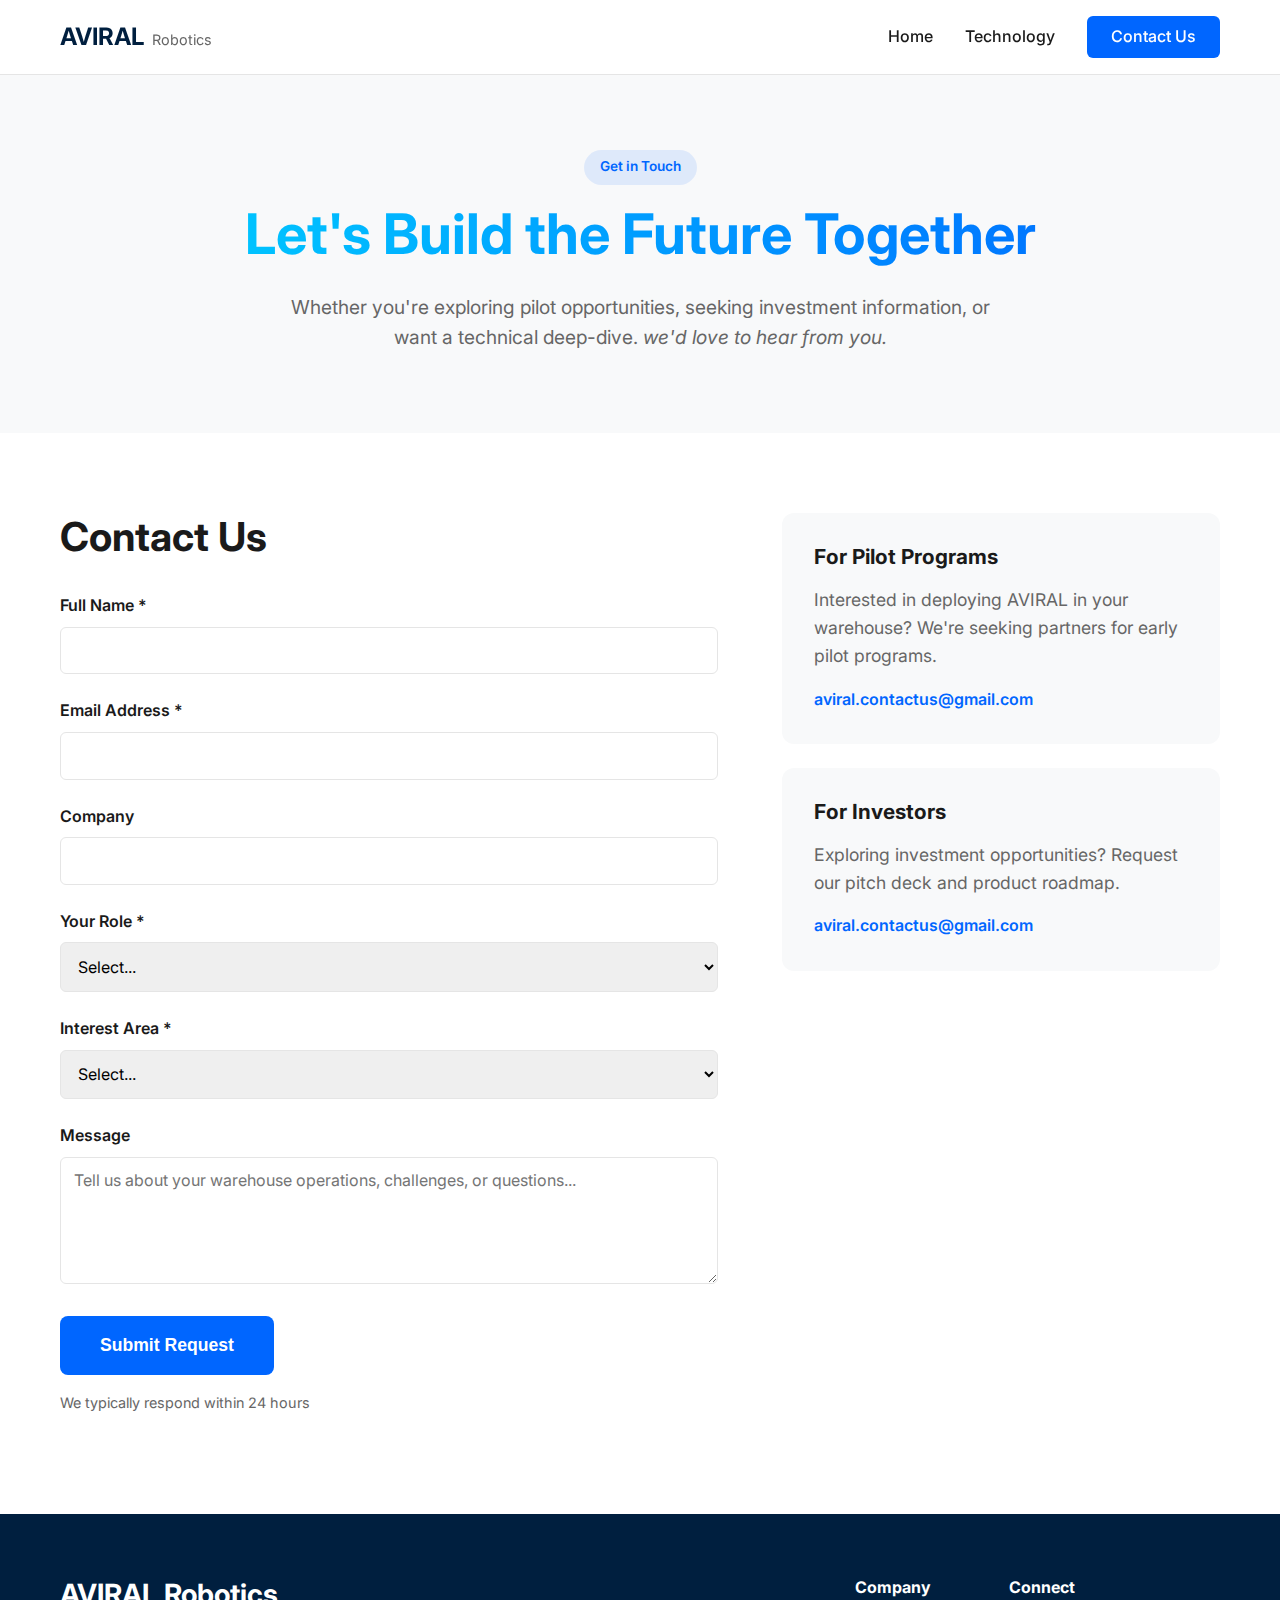
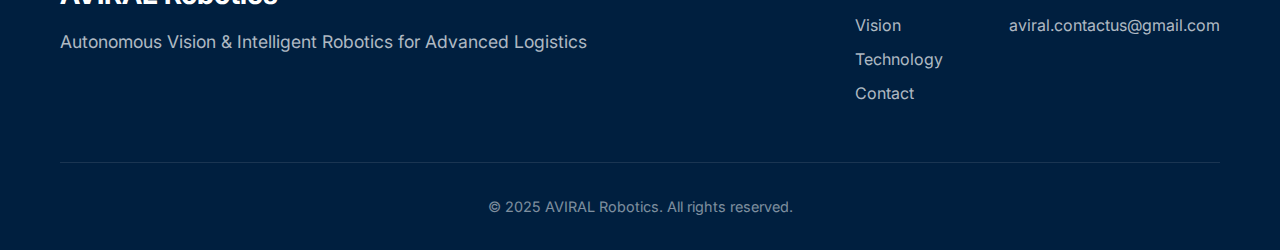
<file: contact.html>
<!DOCTYPE html>
<html lang="en">

<head>
    <meta charset="UTF-8">
    <meta name="viewport" content="width=device-width, initial-scale=1.0">
     <link rel="icon" type="image/png" href="images/ logo.png">
    <title>Contact | AVIRAL Robotics</title>
    <meta name="description"
        content="Get in touch with AVIRAL Robotics for pilot programs, investor inquiries, or technical demos.">
    <link rel="stylesheet" href="styles.css">
    <link href="https://fonts.googleapis.com/css2?family=Inter:wght@300;400;600;700&display=swap" rel="stylesheet">
</head>

<body>
    <!-- Navigation -->
    <nav class="navbar">
        <div class="container">
            <div class="nav-wrapper">
                <div class="logo">
                    <a href="index.html">
                        <h1>AVIRAL</h1>
                        <span class="tagline">Robotics</span>
                    </a>
                </div>
                <div class="nav-menu" id="navMenu">
                    <a href="index.html">Home</a>
                    <a href="technology.html">Technology</a>
                    <a href="contact.html" class="btn-primary-nav">Contact Us</a>
                </div>
                <div class="hamburger" id="hamburger">
                    <span></span>
                    <span></span>
                    <span></span>
                </div>
            </div>
        </div>
    </nav>

    <!-- Hero -->
    <section class="page-hero">
        <div class="container">
            <span class="section-tag">Get in Touch</span>
            <h1 class="gradient-text">Let's Build the Future Together</h1>
            <p class="page-intro">
                Whether you're exploring pilot opportunities, seeking investment information,
                or want a technical deep-dive. <i>we'd love to hear from you.</i>
            </p>
        </div>
    </section>

    <!-- Contact Form -->
    <section class="contact-section">
        <div class="container">
            <div class="contact-grid">
                    <div class="contact-form">
                        <h2>Contact Us</h2>
                        <form action="https://api.web3forms.com/submit" method="POST" id="contactForm">

                            <!-- Hidden Fields for Web3Forms -->
                            <input type="hidden" name="access_key" value="3ddd2d67-e359-4295-85fa-ddc1aafd17bd">
                            <input type="hidden" name="subject" value="New Contact Form Submission - AVIRAL Robotics">
                            <input type="hidden" name="from_name" value="AVIRAL Robotics Website">
                            <input type="hidden" name="redirect" value="https://aviralrobotics.com/contact.html#success">

                            <!-- Form Fields -->
                            <div class="form-group">
                                <label for="name">Full Name *</label>
                                <input type="text" id="name" name="name" required>
                            </div>

                            <div class="form-group">
                                <label for="email">Email Address *</label>
                                <input type="email" id="email" name="email" required>
                            </div>

                            <div class="form-group">
                                <label for="company">Company</label>
                                <input type="text" id="company" name="company">
                            </div>

                            <div class="form-group">
                                <label for="role">Your Role *</label>
                                <select id="role" name="role" required>
                                    <option value="">Select...</option>
                                    <option value="Warehouse/Ops Leader">Warehouse/Ops Leader</option>
                                    <option value="Supply Chain Executive">Supply Chain Executive</option>
                                    <option value="Technology/IT">Technology/IT</option>
                                    <option value="Investor/VC">Investor/VC</option>
                                    <option value="Strategic Partner">Strategic Partner</option>
                                    <option value="Other">Other</option>
                                </select>
                            </div>

                            <div class="form-group">
                                <label for="interest">Interest Area *</label>
                                <select id="interest" name="interest" required>
                                    <option value="">Select...</option>
                                    <option value="Pilot Program">Pilot Program</option>
                                    <option value="Technical Demo">Technical Demo</option>
                                    <option value="Investment Opportunity">Investment Opportunity</option>
                                    <option value="Partnership">Partnership</option>
                                    <option value="General Inquiry">General Inquiry</option>
                                </select>
                            </div>

                            <div class="form-group">
                                <label for="message">Message</label>
                                <textarea id="message" name="message" rows="5"
                                    placeholder="Tell us about your warehouse operations, challenges, or questions..."></textarea>
                            </div>

                            <button type="submit" class="btn-primary-large">Submit Request</button>
                            <p class="form-note">We typically respond within 24 hours</p>
                        </form>

                        <!-- Success Message -->
                        <div id="formSuccess" class="form-success" style="display:none;">
                            <h3>✓ Thank you!</h3>
                            <p>We've received your request and will be in touch shortly.</p>
                        </div>
                    </div>


                    <div class="contact-info">
                        <div class="info-card">
                            <h3>For Pilot Programs</h3>
                            <p>Interested in deploying AVIRAL in your warehouse? We're seeking partners for early pilot
                                programs.</p>
                            <a href="mailto:aviral.contactus@gmail.com"
                                class="contact-link">aviral.contactus@gmail.com</a>
                        </div>

                        <div class="info-card">
                            <h3>For Investors</h3>
                            <p>Exploring investment opportunities? Request our pitch deck and product roadmap.</p>
                            <a href="mailto:aviral.contactus@gmail.com"
                                class="contact-link">aviral.contactus@gmail.com</a>
                        </div>

                        <!-- <div class="info-card">
                        <h3>General Inquiries</h3>
                        <p>Questions about our technology, team, or vision? We're here to help.</p>
                        <a href="mailto:hello@aviralrobotics.com" class="contact-link">hello@aviralrobotics.com</a>
                    </div> -->

                        <!-- <div class="info-card">
                        <h3>Connect With Us</h3>
                        <div class="social-links">
                            <a href="#" class="social-link">LinkedIn →</a>
                            <a href="#" class="social-link">Twitter →</a>
                            <a href="#" class="social-link">GitHub →</a>
                        </div>
                    </div> -->
                    </div>
                </div>
            </div>
    </section>

    <!-- Footer -->
    <footer class="footer">
        <div class="container">
            <div class="footer-content">
                <div class="footer-brand">
                    <h3>AVIRAL Robotics</h3>
                    <p>Autonomous Vision & Intelligent Robotics for Advanced Logistics</p>
                </div>
                <div class="footer-links">
                    <div class="footer-col">
                        <h4>Company</h4>
                        <a href="index.html#vision">Vision</a>
                        <a href="technology.html">Technology</a>
                        <a href="contact.html">Contact</a>
                    </div>
                    <div class="footer-col">
                        <h4>Connect</h4>
                        <a href="mailto:aviral.contactus@gmail.com">aviral.contactus@gmail.com</a>
                        <!-- <a href="#">LinkedIn</a>
                        <a href="#">Twitter</a> -->
                    </div>
                </div>
            </div>
            <div class="footer-bottom">
                <p>&copy; 2025 AVIRAL Robotics. All rights reserved.</p>
            </div>
        </div>
    </footer>

    <script src="script.js"></script>
</body>

</html>
</file>
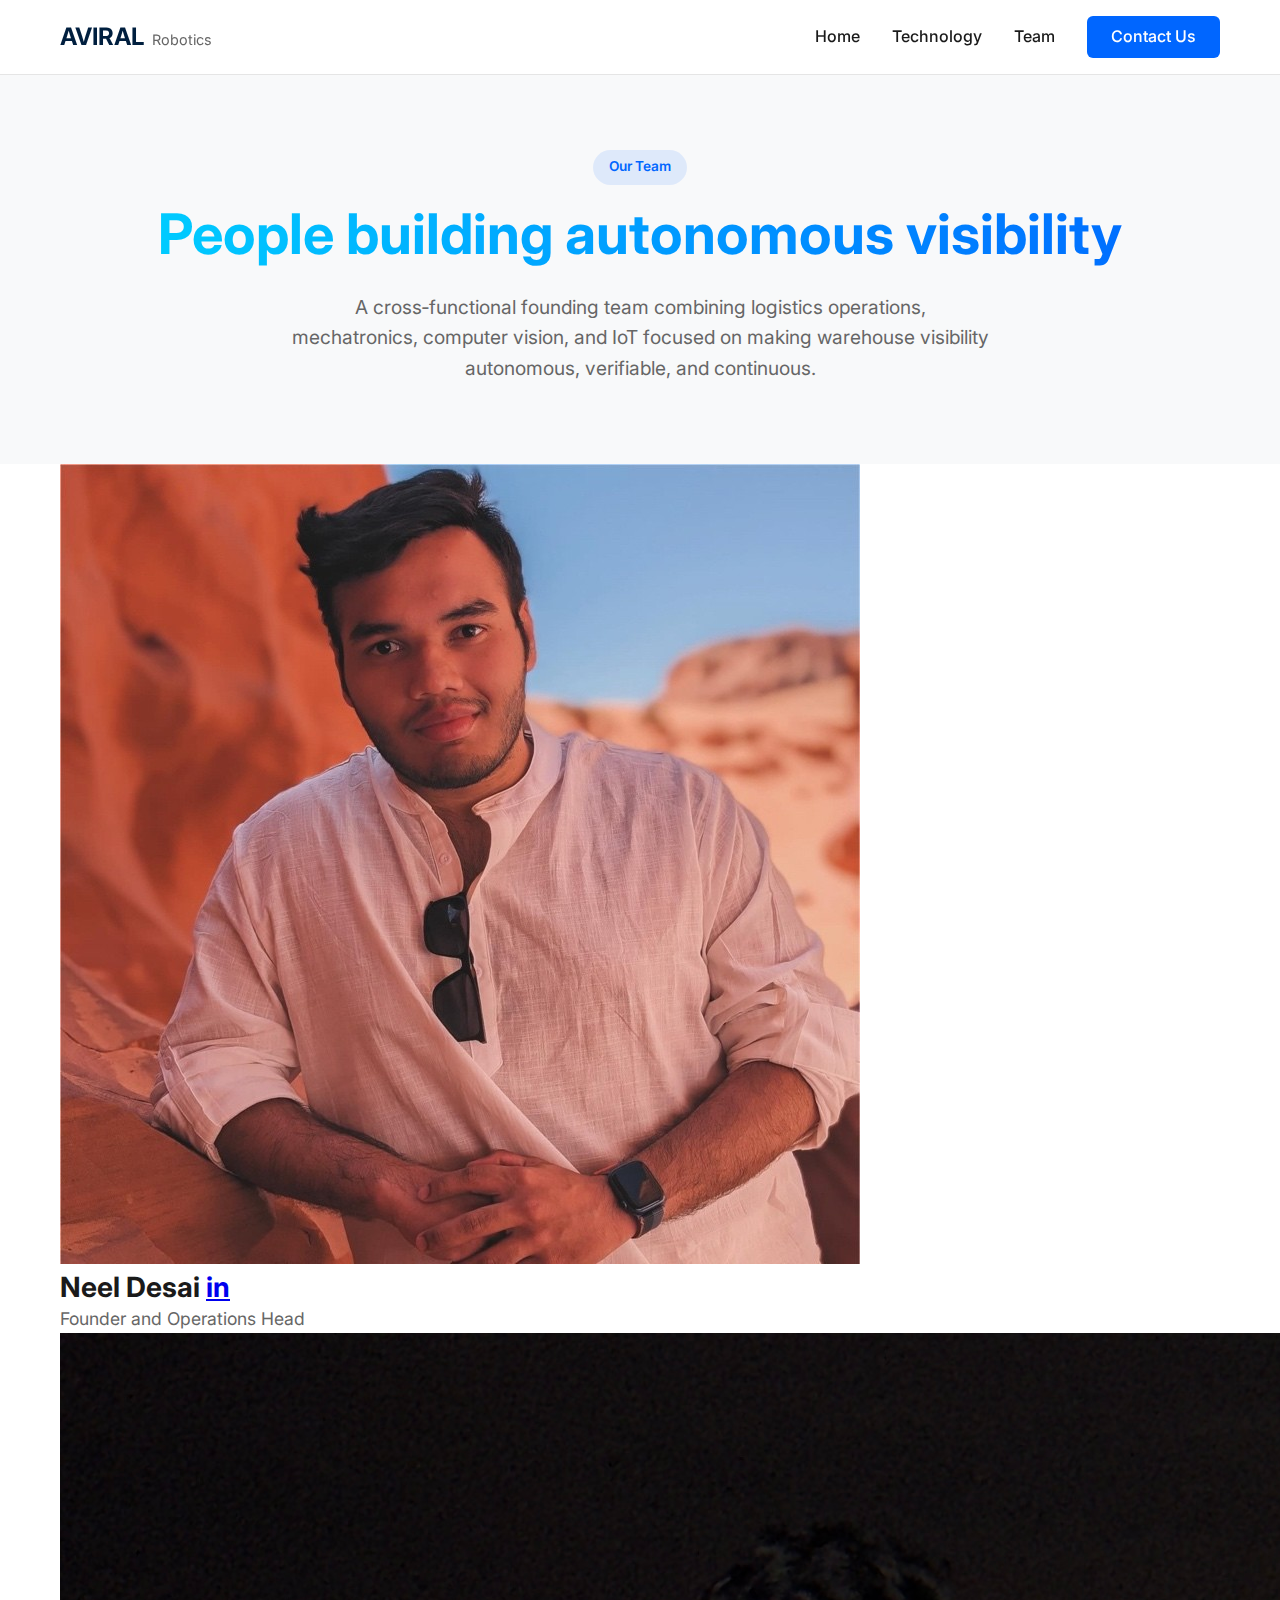
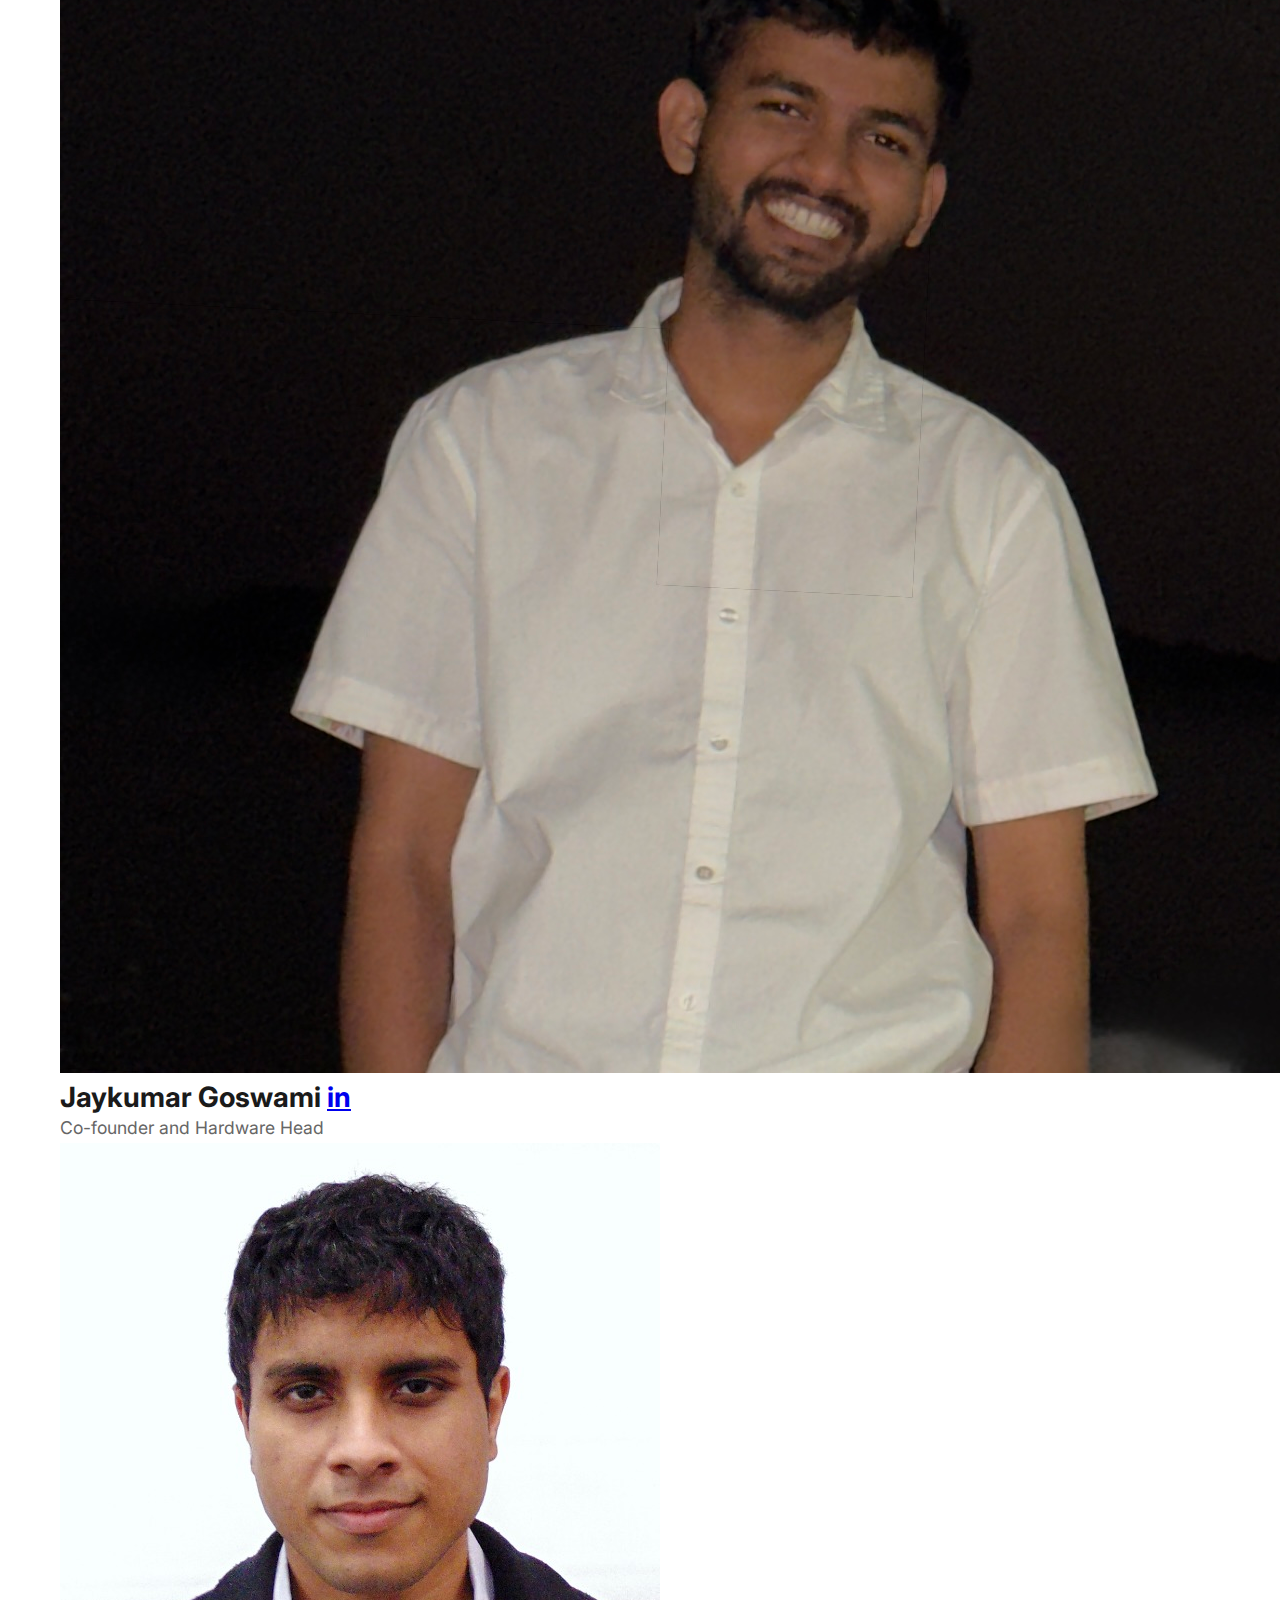
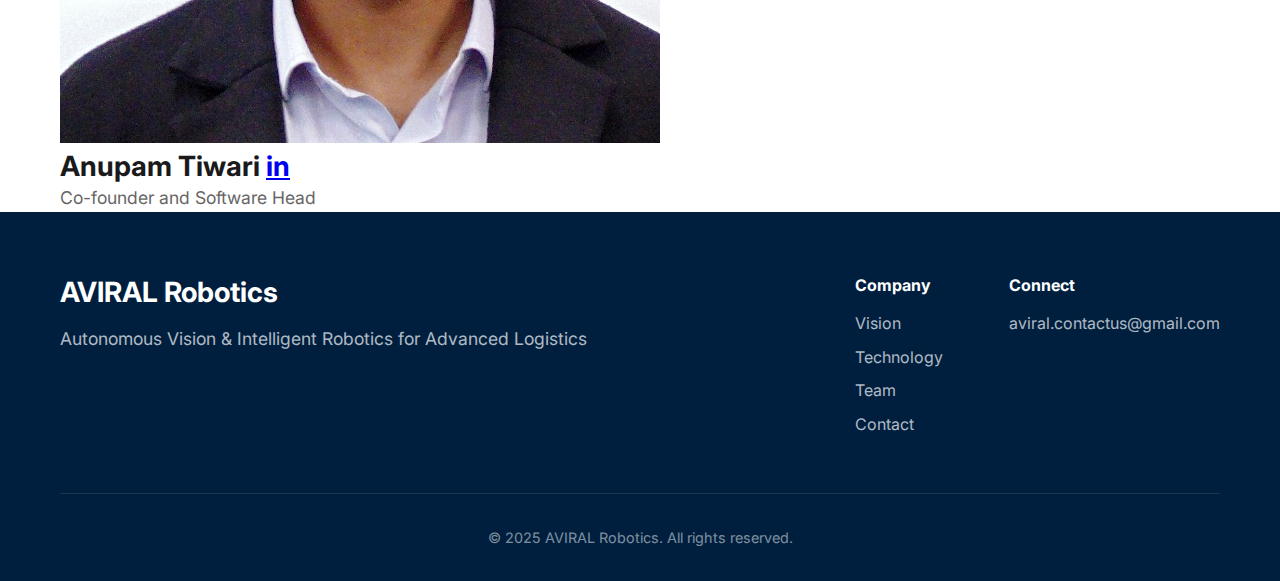
<file: team.html>
<!DOCTYPE html>
<html lang="en">

<head>
    <meta charset="UTF-8" />
    <meta name="viewport" content="width=device-width, initial-scale=1.0" />
    <link rel="icon" type="image/png" href="images/ logo.png">
    <title>Team | AVIRAL Robotics</title>
    <meta name="description"
        content="Meet the AVIRAL Robotics founding team building autonomous visibility for warehouses." />
    <link rel="stylesheet" href="styles.css" />
    <link rel="preconnect" href="https://fonts.googleapis.com">
    <link rel="preconnect" href="https://fonts.gstatic.com" crossorigin>
    <link href="https://fonts.googleapis.com/css2?family=Inter:wght@300;400;600;700&display=swap" rel="stylesheet">
    <!-- Favicon & App icons -->
    <link rel="icon" type="image/png" sizes="32x32" href="/images/ logo.png">
    <link rel="icon" href="/images/favicon.ico">
    <link rel="apple-touch-icon" sizes="180x180" href="/images/ logo.png">
    <link rel="icon" type="image/svg+xml" href="/images/logo.svg">
    <link rel="manifest" href="/site.webmanifest">
    <meta name="theme-color" content="#001F3F">
</head>

<body>
    <!-- Navigation -->
    <nav class="navbar">
        <div class="container">
            <div class="nav-wrapper">
                <div class="logo">
                    <a href="index.html">
                        <h1>AVIRAL</h1>
                        <span class="tagline">Robotics</span>
                    </a>
                </div>
                <div class="nav-menu" id="navMenu">
                    <a href="index.html#home">Home</a>
                    <a href="technology.html">Technology</a>
                    <a href="team.html" class="active">Team</a>
                    <a href="contact.html" class="btn-primary-nav">Contact Us</a>
                </div>
                <div class="hamburger" id="hamburger">
                    <span></span><span></span><span></span>
                </div>
            </div>
        </div>
    </nav>

    <!-- Page Hero -->
    <section class="page-hero">
        <div class="container">
            <span class="section-tag">Our Team</span>
            <h1 class="gradient-text">People building autonomous visibility</h1>
            <p class="page-intro">A cross‑functional founding team combining logistics operations, mechatronics,
                computer vision, and IoT focused on making warehouse visibility autonomous, verifiable, and continuous.
            </p>
        </div>
    </section>

    <!-- Team Grid -->
    <section class="team-section">
        <div class="container">
            <div class="team-grid">

                <!-- Member -->
                <article class="team-card">
                    <div class="team-media">
                        <img src="images/Neel.jpg" alt="Neel Desai - CEO">
                        <!-- <span class="badge role-ceo">Founder and Opertions Head</span> -->
                    </div>
                    <div class="team-body">
                        <h3 class="team-name">
                            Neel Desai
                            <a class="team-linkedin" href="http://linkedin.com/in/neel-arvind-desai" target="_blank"
                                rel="noopener" aria-label="LinkedIn Neel Desai">in</a>
                        </h3>
                        <p class="team-bio">
                            Founder and Operations Head
                        </p>
                    </div>
                </article>

                <!-- Member -->
                <article class="team-card">
                    <div class="team-media">
                        <img src="images/Jay.png" alt="Jaykumar Goswami - CTO">
                        <!-- <span class="badge role-cto">CTO</span> -->
                    </div>
                    <div class="team-body">
                        <h3 class="team-name">
                            Jaykumar Goswami
                            <a class="team-linkedin" href="http://www.linkedin.com/in/goswamijay" target="_blank"
                                rel="noopener" aria-label="LinkedIn Jaykumar Goswami">in</a>
                        </h3>
                        <p class="team-bio">
                            Co-founder and Hardware Head
                        </p>
                    </div>
                </article>

                <!-- Member -->
                <article class="team-card">
                    <div class="team-media">
                        <img src="images/anupan.jpeg" alt="Vaidehi Gohil - COO">
                        <!-- <span class="badge role-coo">COO</span> -->
                    </div>
                    <div class="team-body">
                        <h3 class="team-name">
                            Anupam Tiwari
                            <a class="team-linkedin" href="https://www.linkedin.com/in/anupam-tiwari" target="_blank"
                                rel="noopener" aria-label="LinkedIn Vaidehi Gohil">in</a>
                        </h3>
                        <p class="team-bio">
                            Co-founder and Software Head
                        </p>
                    </div>
                </article>

            </div>
        </div>
    </section>

    <!-- CTA -->
    <!-- <section class="cta-section">
    <div class="container">
      <div class="cta-box">
        <h2>Partner with our team</h2>
        <p>We’re seeking pilot partners, advisors, and early investors who believe in autonomous visibility.</p>
        <div class="cta-buttons">
          <a href="contact.html" class="btn-secondary-large">Contact the Team</a>
        </div>
      </div>
    </div>
  </section> -->

    <!-- Footer -->
    <footer class="footer">
        <div class="container">
            <div class="footer-content">
                <div class="footer-brand">
                    <h3>AVIRAL Robotics</h3>
                    <p>Autonomous Vision & Intelligent Robotics for Advanced Logistics</p>
                </div>
                <div class="footer-links">
                    <div class="footer-col">
                        <h4>Company</h4>
                        <a href="index.html#vision">Vision</a>
                        <a href="technology.html">Technology</a>
                        <a href="team.html">Team</a>
                        <a href="contact.html">Contact</a>
                    </div>
                    <div class="footer-col">
                        <h4>Connect</h4>
                        <a href="mailto:aviral.contactus@gmail.com">aviral.contactus@gmail.com</a>
                    </div>
                </div>
            </div>
            <div class="footer-bottom">
                <p>&copy; 2025 AVIRAL Robotics. All rights reserved.</p>
            </div>
        </div>
    </footer>

    <script src="script.js"></script>
</body>

</html>
</file>
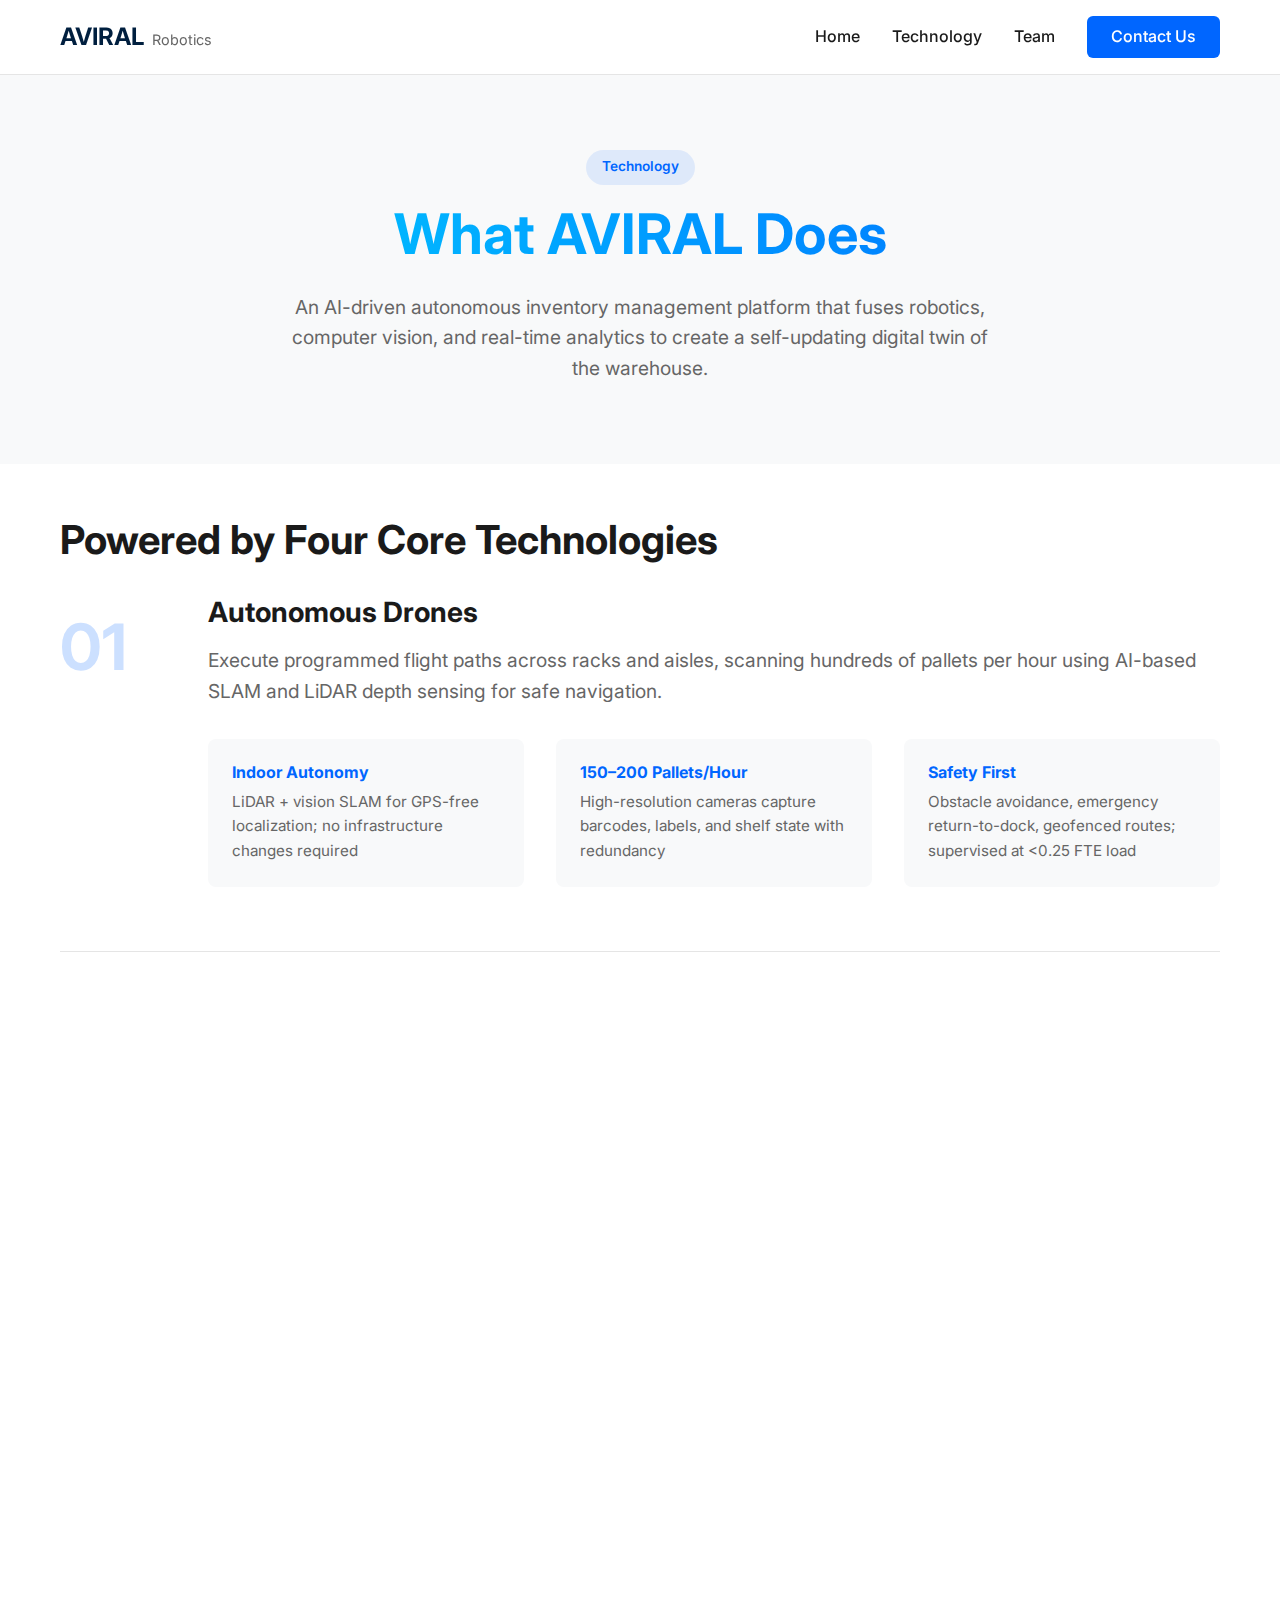
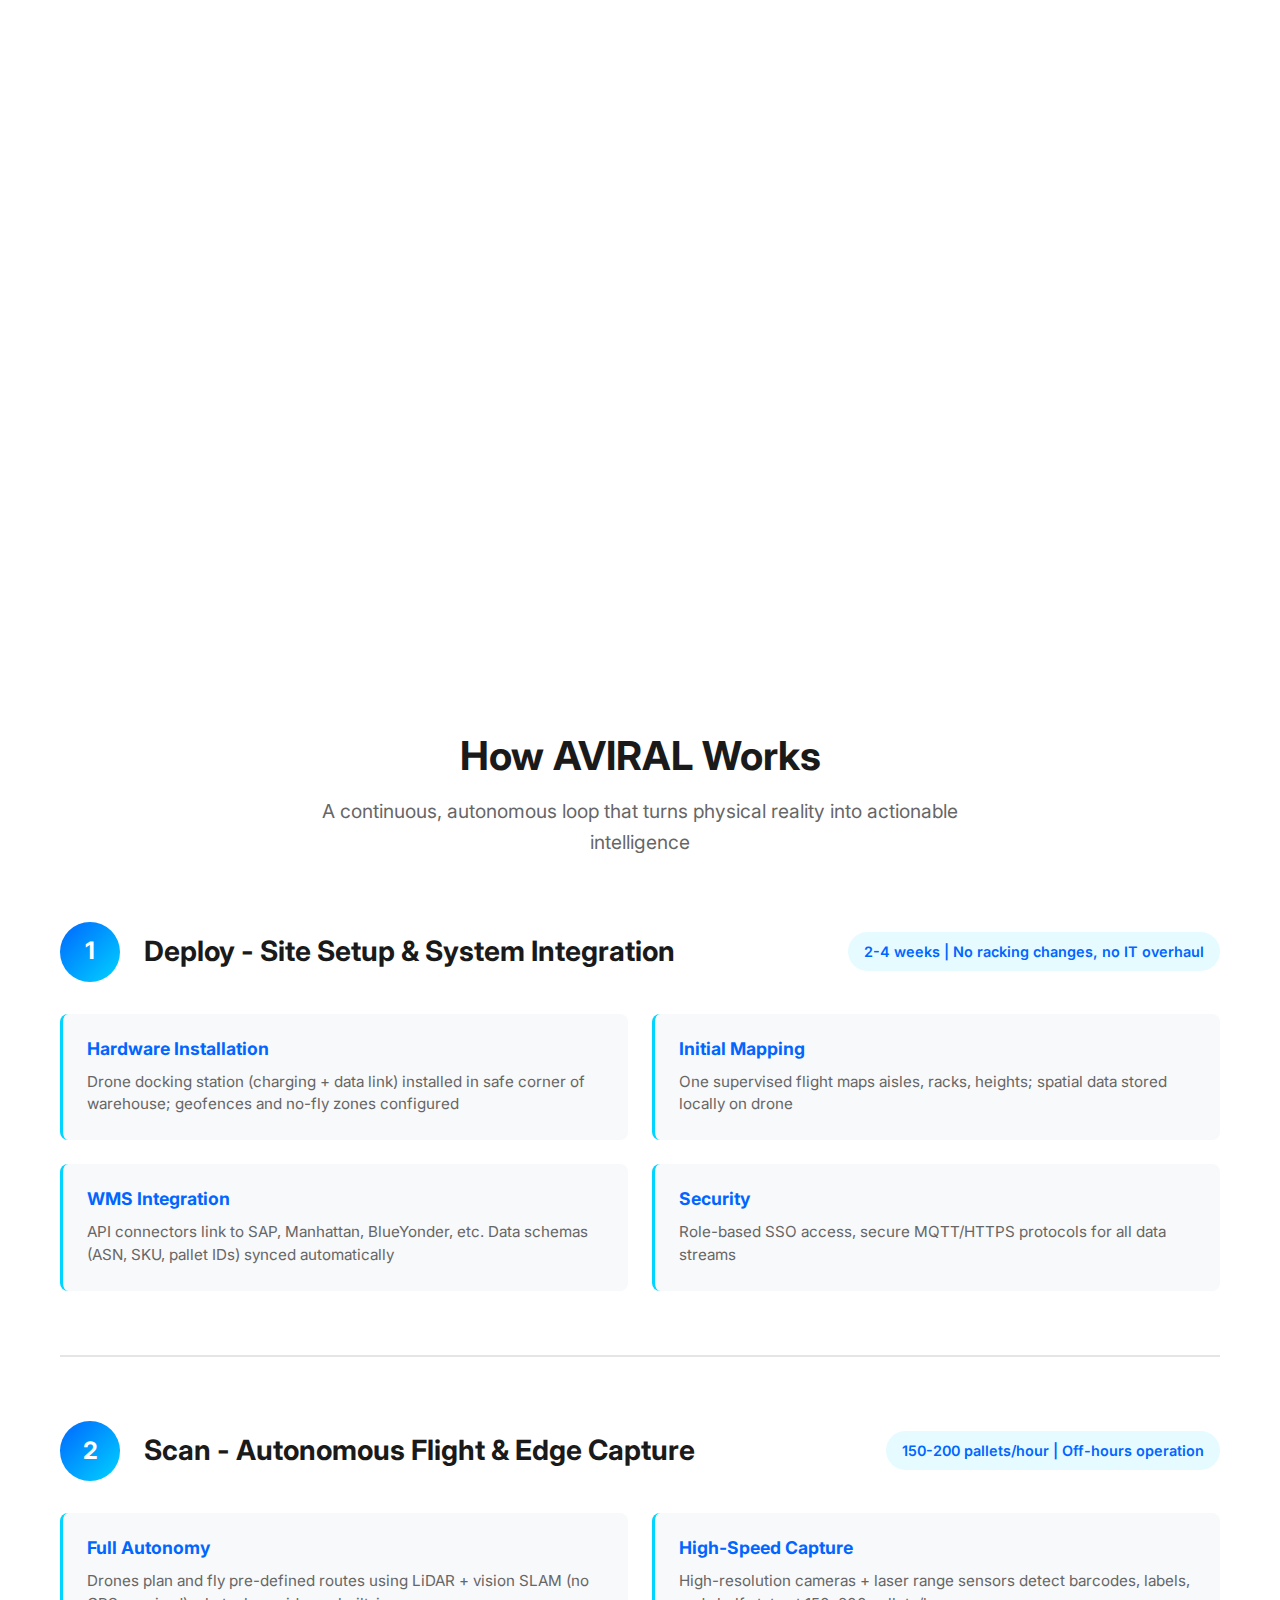
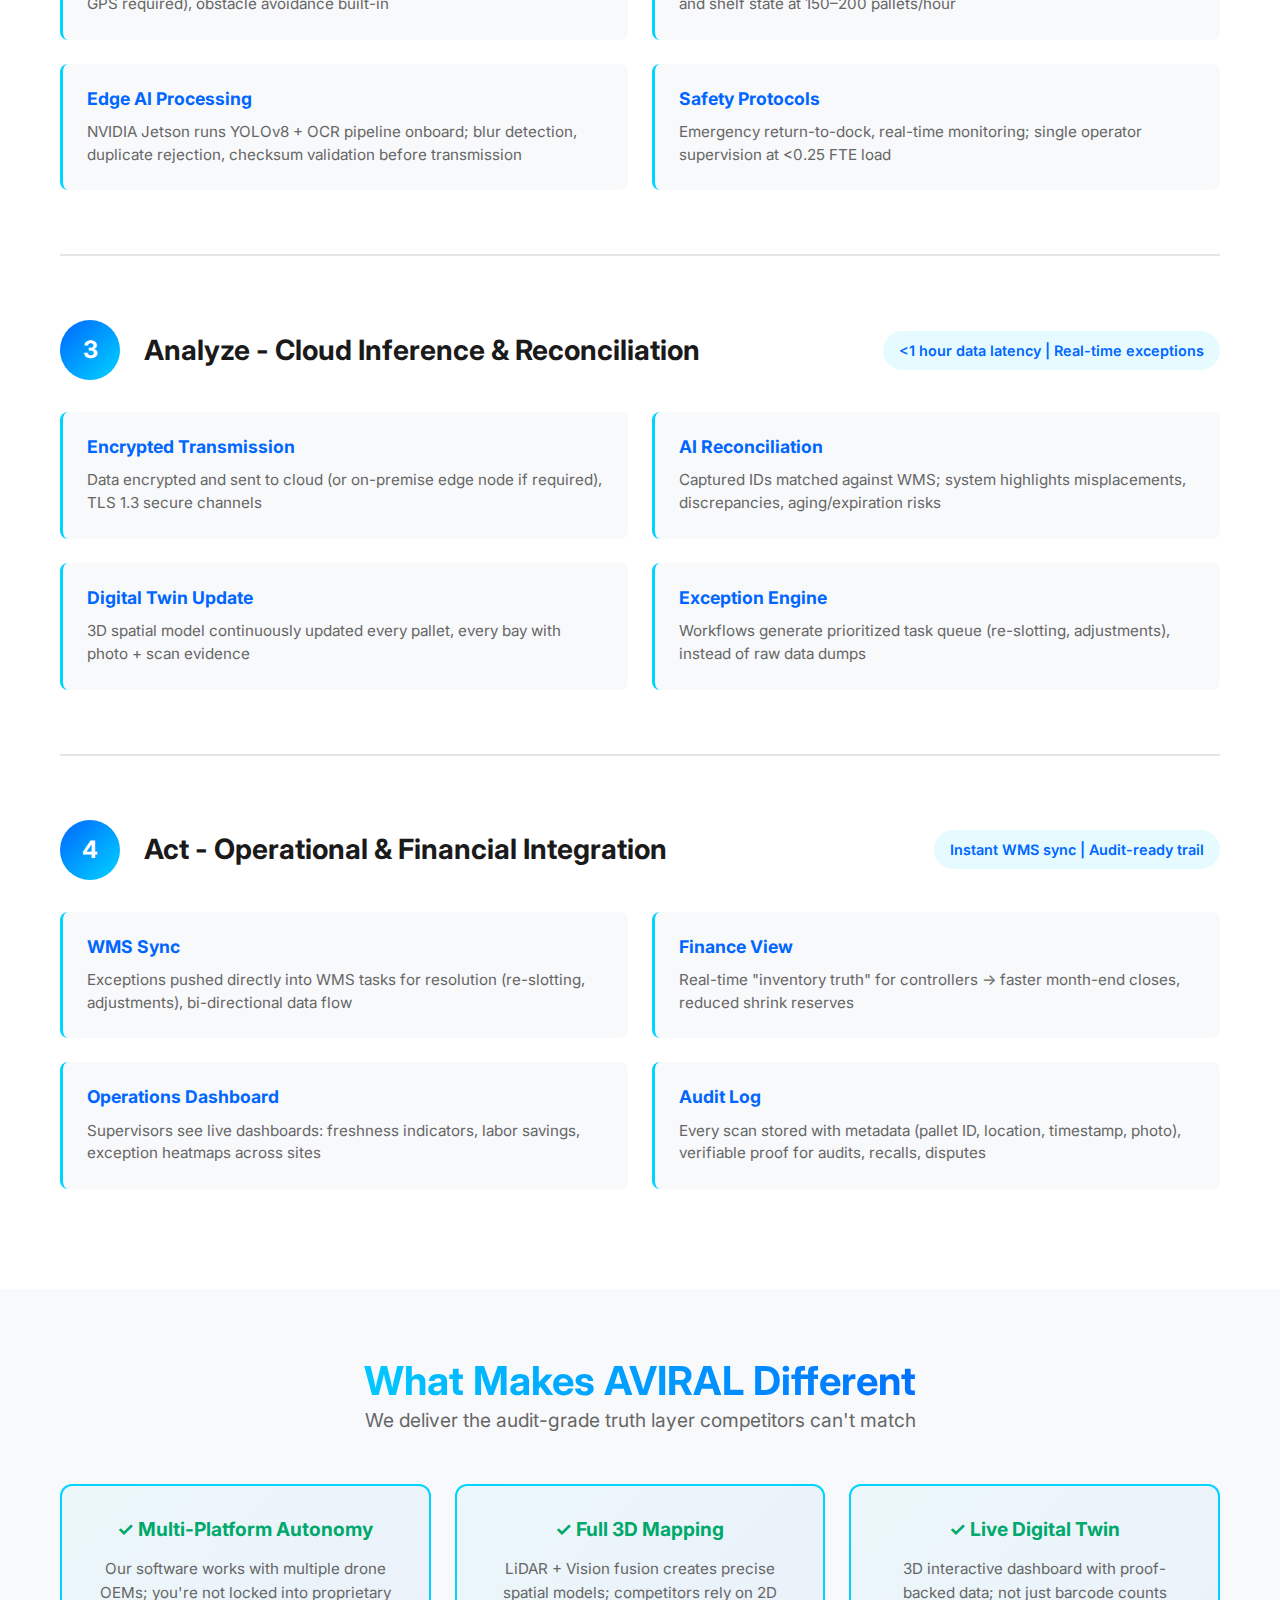
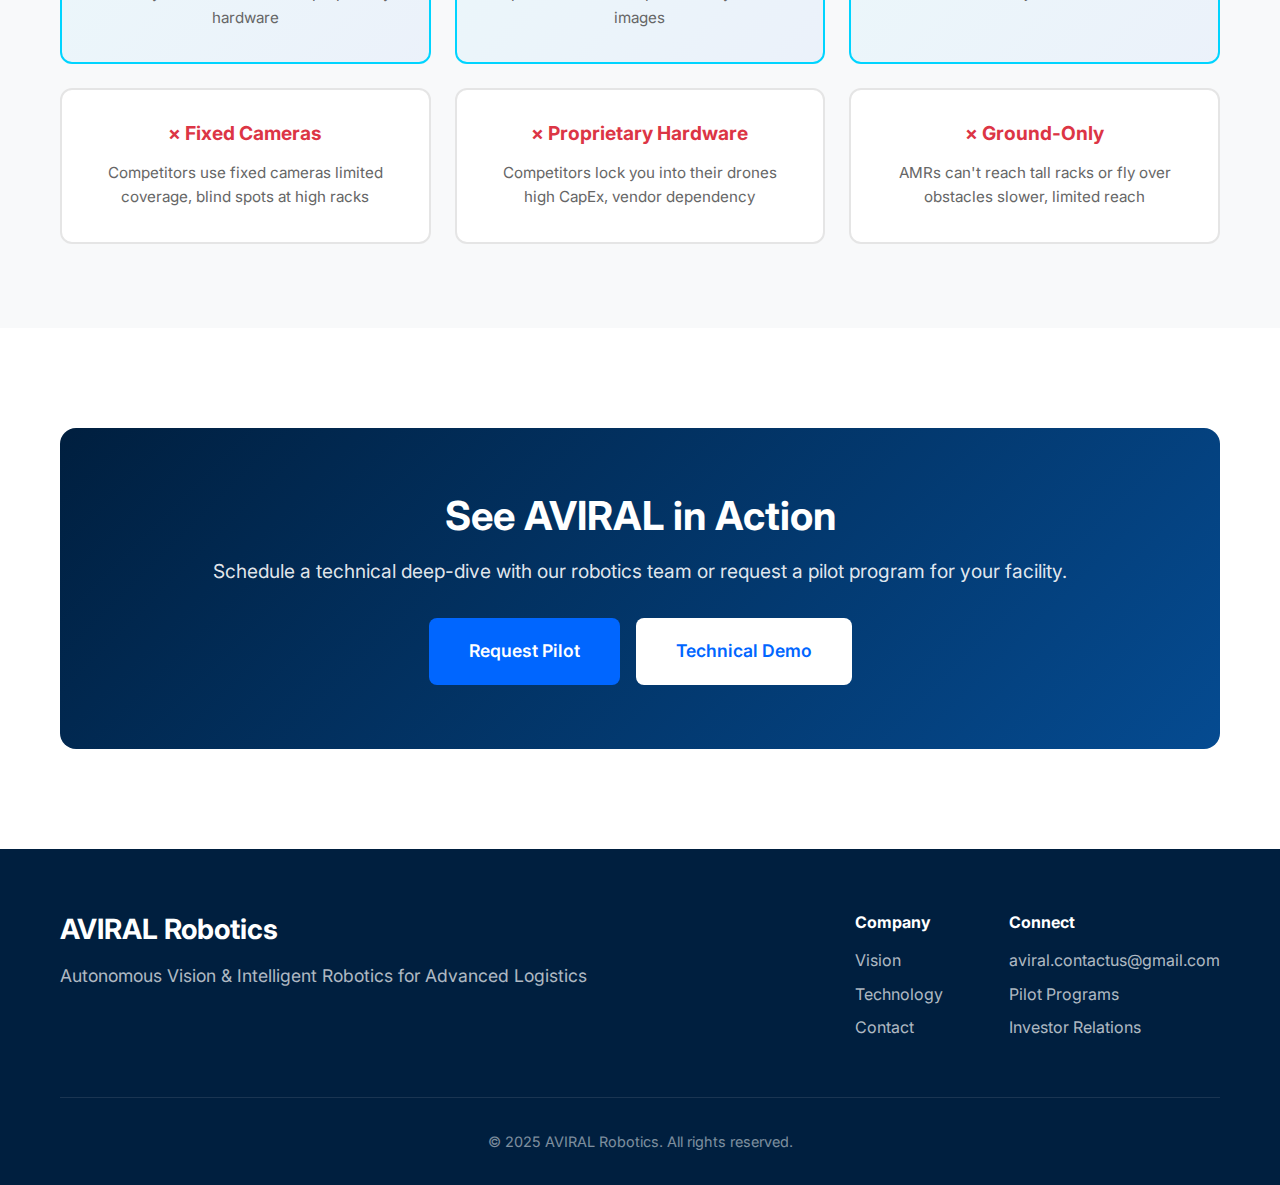
<file: technology.html>
<!DOCTYPE html>
<html lang="en">
<head>
    <meta charset="UTF-8">
    <meta name="viewport" content="width=device-width, initial-scale=1.0">
     <link rel="icon" type="image/png" href="images/ logo.png">
    <title>Technology | AVIRAL Robotics</title>
    <meta name="description" content="Discover AVIRAL's full-stack autonomous inventory platform: AI-powered drones, LiDAR perception, computer vision, and real-time digital twin technology.">
    <link rel="stylesheet" href="styles.css">
    <link href="https://fonts.googleapis.com/css2?family=Inter:wght@300;400;600;700&display=swap" rel="stylesheet">

    <!-- Favicon & App icons -->
    <link rel="icon" type="image/png" sizes="32x32" href="/images/ logo.png">
    <link rel="icon" href="/images/favicon.ico">
    <link rel="apple-touch-icon" sizes="180x180" href="/images/ logo.png">
    <link rel="icon" type="image/svg+xml" href="/images/logo.svg">
    <link rel="manifest" href="/site.webmanifest">
    <meta name="theme-color" content="#001F3F">
</head>
<body>
    <!-- Navigation -->
    <nav class="navbar">
        <div class="container">
            <div class="nav-wrapper">
                <div class="logo">
                    <a href="index.html">
                        <h1>AVIRAL</h1>
                        <span class="tagline">Robotics</span>
                    </a>
                </div>
                <div class="nav-menu" id="navMenu">
                    <a href="index.html">Home</a>
                    <a href="technology.html">Technology</a>
                    <a href="team.html" class="active">Team</a>
                    <a href="contact.html" class="btn-primary-nav">Contact Us</a>
                </div>
                <div class="hamburger" id="hamburger">
                    <span></span>
                    <span></span>
                    <span></span>
                </div>
            </div>
        </div>
    </nav>

    <!-- Hero -->
    <section class="page-hero">
        <div class="container">
            <span class="section-tag">Technology</span>
            <h1 class="gradient-text" >What AVIRAL Does</h1>
            <p class="page-intro">
                An AI-driven autonomous inventory management platform that fuses robotics, computer vision, 
                and real-time analytics to create a self-updating digital twin of the warehouse.
            </p>
        </div>
    </section>

    <!-- Core Technologies -->
    <section class="tech-stack">
        <div class="container">
            <h2 style="margin-bottom: 2rem; margin-top: -3rem;">Powered by Four Core Technologies</h2>
            
            <div class="tech-layer">
                <div class="layer-number">01</div>
                <div class="layer-content">
                    <h3>Autonomous Drones</h3>
                    <p class="layer-desc">Execute programmed flight paths across racks and aisles, scanning hundreds of pallets per hour using AI-based SLAM and LiDAR depth sensing for safe navigation.</p>
                    <div class="layer-features">
                        <div class="feature-item">
                            <h4>Indoor Autonomy</h4>
                            <p>LiDAR + vision SLAM for GPS-free localization; no infrastructure changes required</p>
                        </div>
                        <div class="feature-item">
                            <h4>150–200 Pallets/Hour</h4>
                            <p>High-resolution cameras capture barcodes, labels, and shelf state with redundancy</p>
                        </div>
                        <div class="feature-item">
                            <h4>Safety First</h4>
                            <p>Obstacle avoidance, emergency return-to-dock, geofenced routes; supervised at <0.25 FTE load</p>
                        </div>
                    </div>
                </div>
            </div>

            <div class="tech-layer">
                <div class="layer-number">02</div>
                <div class="layer-content">
                    <h3>Computer Vision + OCR</h3>
                    <p class="layer-desc">High-resolution cameras and deep-learning models identify barcodes, labels, and SKUs with 99.9% accuracy, even in poor lighting or complex layouts.</p>
                    <div class="layer-features">
                        <div class="feature-item">
                            <h4>YOLOv8 + OCR Pipeline</h4>
                            <p>Real-time barcode detection and text recognition running on NVIDIA Jetson-class edge compute</p>
                        </div>
                        <div class="feature-item">
                            <h4>Quality Control Layer</h4>
                            <p>Blur detection, duplicate-frame rejection, checksum validation performed locally before data leaves drone</p>
                        </div>
                        <div class="feature-item">
                            <h4>Adaptive Learning</h4>
                            <p>Models continuously retrain on edge cases; 99.9% accuracy even with damaged or rotated labels</p>
                        </div>
                    </div>
                </div>
            </div>

            <div class="tech-layer">
                <div class="layer-number">03</div>
                <div class="layer-content">
                    <h3>Edge + Cloud Analytics</h3>
                    <p class="layer-desc">Onboard GPU modules perform real-time inference; verified data streams instantly to the AVIRAL Cloud, where it is reconciled with WMS/ERP databases.</p>
                    <div class="layer-features">
                        <div class="feature-item">
                            <h4>Edge Processing</h4>
                            <p>NVIDIA Jetson runs inference at the edge; only verified, high-confidence data transmitted to cloud</p>
                        </div>
                        <div class="feature-item">
                            <h4>AI Reconciliation</h4>
                            <p>Cloud engine matches captured IDs against WMS, highlights misplacements, discrepancies, aging/expiration risks</p>
                        </div>
                        <div class="feature-item">
                            <h4>Exception Engine</h4>
                            <p>Generates prioritized task queues for managers instead of raw data dumps</p>
                        </div>
                    </div>
                </div>
            </div>

            <div class="tech-layer">
                <div class="layer-number">04</div>
                <div class="layer-content">
                    <h3>Live Digital Twin Dashboard</h3>
                    <p class="layer-desc">The system continuously updates a 3D map of every rack and pallet, creating a proof-based audit trail accessible from any site in real time.</p>
                    <div class="layer-features">
                        <div class="feature-item">
                            <h4>Real-Time 3D Model</h4>
                            <p>Every pallet, every bay represented with photo + scan evidence; live freshness indicators</p>
                        </div>
                        <div class="feature-item">
                            <h4>Multi-Site Aggregation</h4>
                            <p>Supports enterprise rollouts with aggregated reporting and site benchmarking</p>
                        </div>
                        <div class="feature-item">
                            <h4>Audit-Ready Trail</h4>
                            <p>Every scan stored with metadata (pallet ID, location, timestamp, photo) for recalls, audits, disputes</p>
                        </div>
                    </div>
                </div>
            </div>
        </div>
    </section>

    <!-- How It Works: 4-Step Process -->
    <section class="how-it-works" style="margin-top: -12rem;">
        <div class="container">
            <div class="section-header">
                <h2>How AVIRAL Works</h2>
                <p class="section-intro">A continuous, autonomous loop that turns physical reality into actionable intelligence</p>
            </div>

            <!-- Step 1: Deploy -->
            <div class="process-step">
                <div class="step-header">
                    <div class="step-number">1</div>
                    <h3>Deploy - Site Setup & System Integration</h3>
                    <span class="step-time">2-4 weeks | No racking changes, no IT overhaul</span>
                </div>
                <div class="step-content">
                    <div class="step-details">
                        <div class="detail-card">
                            <h4>Hardware Installation</h4>
                            <p>Drone docking station (charging + data link) installed in safe corner of warehouse; geofences and no-fly zones configured</p>
                        </div>
                        <div class="detail-card">
                            <h4>Initial Mapping</h4>
                            <p>One supervised flight maps aisles, racks, heights; spatial data stored locally on drone</p>
                        </div>
                        <div class="detail-card">
                            <h4>WMS Integration</h4>
                            <p>API connectors link to SAP, Manhattan, BlueYonder, etc. Data schemas (ASN, SKU, pallet IDs) synced automatically</p>
                        </div>
                        <div class="detail-card">
                            <h4>Security</h4>
                            <p>Role-based SSO access, secure MQTT/HTTPS protocols for all data streams</p>
                        </div>
                    </div>
                </div>
            </div>

            <!-- Step 2: Scan -->
            <div class="process-step">
                <div class="step-header">
                    <div class="step-number">2</div>
                    <h3>Scan - Autonomous Flight & Edge Capture</h3>
                    <span class="step-time">150-200 pallets/hour | Off-hours operation</span>
                </div>
                <div class="step-content">
                    <div class="step-details">
                        <div class="detail-card">
                            <h4>Full Autonomy</h4>
                            <p>Drones plan and fly pre-defined routes using LiDAR + vision SLAM (no GPS required), obstacle avoidance built-in</p>
                        </div>
                        <div class="detail-card">
                            <h4>High-Speed Capture</h4>
                            <p>High-resolution cameras + laser range sensors detect barcodes, labels, and shelf state at 150–200 pallets/hour</p>
                        </div>
                        <div class="detail-card">
                            <h4>Edge AI Processing</h4>
                            <p>NVIDIA Jetson runs YOLOv8 + OCR pipeline onboard; blur detection, duplicate rejection, checksum validation before transmission</p>
                        </div>
                        <div class="detail-card">
                            <h4>Safety Protocols</h4>
                            <p>Emergency return-to-dock, real-time monitoring; single operator supervision at <0.25 FTE load</p>
                        </div>
                    </div>
                </div>
            </div>

            <!-- Step 3: Analyze -->
            <div class="process-step">
                <div class="step-header">
                    <div class="step-number">3</div>
                    <h3>Analyze - Cloud Inference & Reconciliation</h3>
                    <span class="step-time"><1 hour data latency | Real-time exceptions </span>
                </div>
                <div class="step-content">
                    <div class="step-details">
                        <div class="detail-card">
                            <h4>Encrypted Transmission</h4>
                            <p>Data encrypted and sent to cloud (or on-premise edge node if required), TLS 1.3 secure channels</p>
                        </div>
                        <div class="detail-card">
                            <h4>AI Reconciliation</h4>
                            <p>Captured IDs matched against WMS; system highlights misplacements, discrepancies, aging/expiration risks</p>
                        </div>
                        <div class="detail-card">
                            <h4>Digital Twin Update</h4>
                            <p>3D spatial model continuously updated every pallet, every bay with photo + scan evidence</p>
                        </div>
                        <div class="detail-card">
                            <h4>Exception Engine</h4>
                            <p>Workflows generate prioritized task queue (re-slotting, adjustments), instead of raw data dumps</p>
                        </div>
                    </div>
                </div>
            </div>

            <!-- Step 4: Act -->
            <div class="process-step">
                <div class="step-header">
                    <div class="step-number">4</div>
                    <h3>Act - Operational & Financial Integration</h3>
                    <span class="step-time">Instant WMS sync | Audit-ready trail</span>
                </div>
                <div class="step-content">
                    <div class="step-details">
                        <div class="detail-card">
                            <h4>WMS Sync</h4>
                            <p>Exceptions pushed directly into WMS tasks for resolution (re-slotting, adjustments), bi-directional data flow</p>
                        </div>
                        <div class="detail-card">
                            <h4>Finance View</h4>
                            <p>Real-time "inventory truth" for controllers → faster month-end closes, reduced shrink reserves</p>
                        </div>
                        <div class="detail-card">
                            <h4>Operations Dashboard</h4>
                            <p>Supervisors see live dashboards: freshness indicators, labor savings, exception heatmaps across sites</p>
                        </div>
                        <div class="detail-card">
                            <h4>Audit Log</h4>
                            <p>Every scan stored with metadata (pallet ID, location, timestamp, photo), verifiable proof for audits, recalls, disputes</p>
                        </div>
                    </div>
                </div>
            </div>
        </div>
    </section>

    <!-- Competitive Differentiation -->
    <section class="competitive-edge">
        <div class="container">
            <div class="section-header">
                <h2 class="gradient-text" style="margin-top: -2rem; margin-bottom: -1rem;">What Makes AVIRAL Different</h2>
                <p style="margin-bottom: -1rem;" class="section-intro">We deliver the audit-grade truth layer competitors can't match</p>
            </div>
            
            <div style="margin-bottom: -1rem;" class="differentiation-grid">
                <div class="diff-card highlight">
                    <h3>✓ Multi-Platform Autonomy</h3>
                    <p>Our software works with multiple drone OEMs; you're not locked into proprietary hardware</p>
                </div>
                <div class="diff-card highlight">
                    <h3>✓ Full 3D Mapping</h3>
                    <p>LiDAR + Vision fusion creates precise spatial models; competitors rely on 2D images</p>
                </div>
                <div class="diff-card highlight">
                    <h3>✓ Live Digital Twin</h3>
                    <p>3D interactive dashboard with proof-backed data; not just barcode counts</p>
                </div>
                <div class="diff-card">
                    <h4>× Fixed Cameras</h4>
                    <p>Competitors use fixed cameras limited coverage, blind spots at high racks</p>
                </div>
                <div class="diff-card">
                    <h4>× Proprietary Hardware</h4>
                    <p>Competitors lock you into their drones high CapEx, vendor dependency</p>
                </div>
                <div class="diff-card">
                    <h4>× Ground-Only</h4>
                    <p>AMRs can't reach tall racks or fly over obstacles slower, limited reach</p>
                </div>
            </div>

            <!-- <div class="edge-summary">
                <h3>The AVIRAL Advantage</h3>
                <p><strong>Verifiable facts</strong> (photo + time + 3D coordinate) on a <strong>self-updating digital twin</strong>, with a <strong>full-stack platform</strong> that deploys fast (2–4 weeks) and scales across robots.</p>
                 <p class="roi-highlight">Result: 8–12× ROI, 3–6 month payback, 99.9% accuracy</p>
            </div> -->
        </div>
    </section>

    <!-- Integration -->
    <!-- <section class="integration">
        <div class="container">
            <h2>Seamless WMS/ERP Integration</h2>
            <p class="integration-intro">
                AVIRAL acts as an intelligent sensing layer that enhances your existing warehouse management system—
                no rip-and-replace required.
            </p>
            <div class="integration-diagram">
                <div class="integration-box">
                    <h4>Your Existing Systems</h4>
                    <p>SAP, Oracle, Manhattan, Blue Yonder, Körber, etc.</p>
                </div>
                <div class="integration-arrow">↔</div>
                <div class="integration-box highlight">
                    <h4>AVIRAL Platform</h4>
                    <p>RESTful API • Real-time data streams • Event-driven updates</p>
                </div>
                <div class="integration-arrow">↔</div>
                <div class="integration-box">
                    <h4>Physical Operations</h4>
                    <p>Continuous verification & synchronization</p>
                </div>
            </div>
            
            <div class="integration-features">
                <div class="int-feature">
                    <h4>API-First Architecture</h4>
                    <p>RESTful connectors for all major WMS/ERP platforms; standard data schemas</p>
                </div>
                <div class="int-feature">
                    <h4>Bi-Directional Sync</h4>
                    <p>Physical world updates digital, digital verifies physical—continuous reconciliation</p>
                </div>
                <div class="int-feature">
                    <h4>Plug & Play</h4>
                    <p>2–4 week deployment; no custom code required; pre-built mappings for SAP, Manhattan, etc.</p>
                </div>
            </div>
        </div>
    </section> -->

    <!-- CTA -->
    <section class="cta-section">
        <div class="container">
            <div class="cta-box">
                <h2>See AVIRAL in Action</h2>
                <p>Schedule a technical deep-dive with our robotics team or request a pilot program for your facility.</p>
                <div class="cta-buttons">
                    <a href="contact.html" class="btn-primary-large">Request Pilot</a>
                    <a href="https://youtu.be/9y-UOQU4njE?si=061vnrMWKVsKBcCz" class="btn-secondary-large">Technical Demo</a>
                </div>
            </div>
        </div>
    </section>

    <!-- Footer -->
    <footer class="footer">
        <div class="container">
            <div class="footer-content">
                <div class="footer-brand">
                    <h3>AVIRAL Robotics</h3>
                    <p>Autonomous Vision & Intelligent Robotics for Advanced Logistics</p>
                </div>
                <div class="footer-links">
                    <div class="footer-col">
                        <h4>Company</h4>
                        <a href="index.html#vision">Vision</a>
                        <a href="technology.html">Technology</a>
                        <a href="contact.html">Contact</a>
                    </div>
                    <div class="footer-col">
                        <h4>Connect</h4>
                        <a href="mailto:aviral.contactus@gmail.com">aviral.contactus@gmail.com</a>
                        <a href="mailto:aviral.contactus@gmail.com">Pilot Programs</a>
                        <a href="mailto:aviral.contactus@gmail.com">Investor Relations</a>
                        <!-- <a href="#">LinkedIn</a> -->
                    </div>
                </div>
            </div>
            <div class="footer-bottom">
                <p>&copy; 2025 AVIRAL Robotics. All rights reserved.</p>
            </div>
        </div>
    </footer>

    <script src="script.js"></script>
</body>
</html>
</file>
<file: styles.css>
/* Reset & Base Styles */
* {
    margin: 0;
    padding: 0;
    box-sizing: border-box;
}

:root {
    --primary-blue: #0066FF;
    --dark-blue: #001F3F;
    --accent-cyan: #00D4FF;
    --text-dark: #1a1a1a;
    --text-gray: #666;
    --bg-light: #f8f9fa;
    --bg-white: #ffffff;
    --border-gray: #e5e5e5;
}

body {
    font-family: 'Inter', -apple-system, BlinkMacSystemFont, 'Segoe UI', sans-serif;
    line-height: 1.6;
    color: var(--text-dark);
    background: var(--bg-white);
}

.container {
    max-width: 1200px;
    margin: 0 auto;
    padding: 0 20px;
}

/* Logo container */
.logo a {
    display: flex;
    align-items: center;
    text-decoration: none;
    color: inherit;
}

/* Logo container - fix alignment */
.logo a {
    display: flex;
    align-items: center; /* Vertically center logo and text */
    gap: 10px; /* Control space between logo and text - adjust as needed */
    text-decoration: none;
    color: inherit;
}

/* Make the logo container a flexbox */
.logo {
    display: flex;
    align-items: center; /* This aligns everything on the same line */
    gap: 20rem; /* Space between logo image and text */
}

/* Logo image styling */
.logo-image {
    height: 90px; /* adjust size as needed */
    width: auto;
    display: block; /* removes extra space under image */
    margin: 0; /* remove default margins */
}

/* Fix h1 alignment */
.logo h1 {
    margin: 0;
    /* margin-left: -24rem; */
    padding: 0;
    line-height: 1;
    display: inline-block; /* Keep text inline */
}

/* Fix tagline alignment */
.logo .tagline {
    margin: 0;
    padding: 0;
    line-height: 1;
    display: inline-block; /* Keep text inline */
}



/* Typography */
h1, h2, h3, h4 {
    font-weight: 700;
    line-height: 1.2;
}

h1 {
    font-size: 3.5rem;
}

h2 {
    font-size: 2.5rem;
}

h3 {
    font-size: 1.75rem;
}

p {
    font-size: 1.1rem;
    color: var(--text-gray);
}

/* Navigation */
.navbar {
    position: fixed;
    top: 0;
    width: 100%;
    background: rgba(255, 255, 255, 0.95);
    backdrop-filter: blur(10px);
    border-bottom: 1px solid var(--border-gray);
    z-index: 1000;
    padding: 1rem 0;
}

.nav-wrapper {
    display: flex;
    justify-content: space-between;
    align-items: center;
}

.logo {
    display: flex;
    align-items: baseline;
    gap: 0.5rem;
    text-decoration: none;
    color: var(--text-dark);
}

.logo h1 {
    font-size: 1.5rem;
    color: var(--dark-blue);
}

.logo .tagline {
    font-size: 0.9rem;
    color: var(--text-gray);
}

.logo a {
    text-decoration: none;
    display: flex;
    align-items: baseline;
    gap: 0.5rem;
}

.nav-menu {
    display: flex;
    gap: 2rem;
    align-items: center;
}

.nav-menu a {
    text-decoration: none;
    color: var(--text-dark);
    font-weight: 500;
    transition: color 0.3s;
}

.nav-menu a:hover {
    color: var(--primary-blue);
}

.btn-primary-nav {
    background: var(--primary-blue);
    color: white !important;
    padding: 0.5rem 1.5rem;
    border-radius: 6px;
    transition: background 0.3s;
}

.btn-primary-nav:hover {
    background: var(--dark-blue);
}

.hamburger {
    display: none;
    flex-direction: column;
    gap: 4px;
    cursor: pointer;
}

.hamburger span {
    width: 25px;
    height: 3px;
    background: var(--text-dark);
    transition: 0.3s;
}

/* Hero Section */
.hero {
    padding: 150px 0 100px;
    background: linear-gradient(135deg, #f8f9fa 0%, #e9ecef 100%);
}

.hero-content {
    max-width: 900px;
}

.hero-badge {
    display: inline-block;
    background: rgba(0, 102, 255, 0.1);
    color: var(--primary-blue);
    padding: 0.5rem 1rem;
    border-radius: 20px;
    font-size: 0.9rem;
    font-weight: 600;
    margin-bottom: 2rem;
}

.hero-title {
    font-size: 4rem;
    margin-bottom: 1.5rem;
    line-height: 1.1;
}

.gradient-text {
    background: linear-gradient(90deg, var(--accent-cyan), var(--primary-blue));
    -webkit-background-clip: text;
    -webkit-text-fill-color: transparent;
    background-clip: text;
}

.hero-subtitle {
    font-size: 1.3rem;
    color: var(--bg-light);
    margin-bottom: 2.5rem;
    line-height: 1.6;
    
}

.hero-cta {
    display: flex;
    gap: 1rem;
    margin-bottom: 4rem;
}

.btn-primary, .btn-primary-large {
    background: var(--primary-blue);
    color: white;
    padding: 1rem 2rem;
    border-radius: 8px;
    text-decoration: none;
    font-weight: 600;
    display: inline-block;
    transition: all 0.3s;
    border: none;
    cursor: pointer;
}

.btn-primary:hover, .btn-primary-large:hover {
    background: var(--primary-blue);
    transform: translateY(-2px);
    box-shadow: 0 10px 25px rgba(0, 102, 255, 0.3);
}

.btn-secondary, .btn-secondary-large {
    background: transparent;
    color: var(--bg-white);
    
    padding: 1rem 2rem;
    border-radius: 8px;
    text-decoration: none;
    font-weight: 600;
    display: inline-block;
    border: 2px solid var(--bg-white);
    transition: all 0.3s;
}

.btn-secondary:hover, .btn-secondary-large:hover {
    background: var(--primary-blue);
    transform: translateY(-2px);
    box-shadow: 0 10px 25px rgba(0, 102, 255, 0.3);
    border: 2px solid var(--primary-blue);
    color: white;
}

.hero-stats {
    display: grid;
    grid-template-columns: repeat(3, 1fr);
    gap: 2rem;
    padding-top: 2rem;
    border-top: 1px solid var(--border-gray);
    text-align: left;
}

.stat h3 {
    color: var(--bg-light);
    font-size: 2.5rem;
    margin-bottom: 0.5rem;
    text-align: left;
}

.stat p {
    color: var(--bg-white);
    font-size: 0.95rem;
    
}

/* Problem Section */
.problem {
    padding: 100px 0;
}

.section-header {
    text-align: center;
    max-width: 700px;
    margin: 0 auto 4rem;
}

.section-tag {
    display: inline-block;
    background: rgba(0, 102, 255, 0.1);
    color: var(--primary-blue);
    padding: 0.4rem 1rem;
    border-radius: 20px;
    font-size: 0.85rem;
    font-weight: 600;
    margin-bottom: 1rem;
}

.section-intro {
    font-size: 1.2rem;
    color: var(--text-gray);
    margin-top: 1rem;
}

.problem-grid {
    display: grid;
    grid-template-columns: repeat(3, 1fr);
    gap: 2rem;
}

.problem-card {
    background: var(--bg-light);
    padding: 2.5rem;
    border-radius: 12px;
    transition: transform 0.3s;
}

.problem-card:hover {
    transform: translateY(-5px);
}

.problem-icon {
    font-size: rem;
    margin-bottom: 1rem;
    text-align: center;
}

.problem-card h3 {
    margin-bottom: 1rem;
    color: var(--text-dark);
}

/* Solution Section */
.solution {
    padding: 100px 0;
    background: var(--bg-white);
}

.solution-content {
    display: grid;
    grid-template-columns: 1fr 1fr;
    gap: 4rem;
    align-items: center;
}

.solution-text .lead {
    font-size: 1.2rem;
    color: var(--text-gray);
    margin: 1.5rem 0;
}

.feature-list {
    list-style: none;
    margin: 2rem 0;
}

.feature-list li {
    padding: 1rem 0;
    border-bottom: 1px solid var(--border-gray);
    display: flex;
    gap: 1rem;
}

.feature-list li:last-child {
    border-bottom: none;
}

.check {
    color: var(--accent-cyan);
    font-size: 1.3rem;
}

.solution-visual {
    background: var(--bg-light);
    border-radius: 12px;
    padding: 3rem;
    text-align: center;
}

.visual-placeholder {
    padding: 4rem 2rem;
    border: 2px dashed var(--border-gray);
    border-radius: 8px;
}

.visual-placeholder p {
    font-weight: 600;
    color: var(--text-dark);
    margin-bottom: 0.5rem;
}

.visual-placeholder span {
    font-size: 0.9rem;
    color: var(--text-gray);
}

/* Vision Mission */
.vision-mission {
    padding: 100px 0;
    background: linear-gradient(135deg, var(--dark-blue), #003366);
    color: white;
}

.vm-content {
    max-width: 900px;
    margin: 0 auto;
    text-align: center;
}

.vm-content h2 {
    color: white;
    margin-bottom: 2rem;
}

.vision-statement {
    font-size: 1.3rem;
    line-height: 1.8;
    color: rgba(255, 255, 255, 0.9);
    margin-bottom: 3rem;
}

.vm-pillars {
    display: grid;
    grid-template-columns: repeat(3, 1fr);
    gap: 2rem;
    margin-top: 3rem;
}

.pillar {
    background: rgba(255, 255, 255, 0.1);
    padding: 2rem;
    border-radius: 12px;
    backdrop-filter: blur(10px);
}

.pillar h4 {
    color: var(--accent-cyan);
    margin-bottom: 1rem;
}

.pillar p {
    color: rgba(255, 255, 255, 0.8);
}

/* CTA Section */
.cta-section {
    padding: 100px 0;
}

.cta-box {
     background: linear-gradient(135deg, var(--dark-blue), #054b91);
    padding: 4rem;
    border-radius: 16px;
    text-align: center;
    color: white;
}

.cta-box h2 {
    color: white;
    margin-bottom: 1rem;
}

.cta-box p {
    color: rgba(255, 255, 255, 0.9);
    font-size: 1.2rem;
    margin-bottom: 2rem;
}

.cta-buttons {
    display: flex;
    gap: 1rem;
    justify-content: center;
}

.btn-primary-large, .btn-secondary-large {
    padding: 1.2rem 2.5rem;
    font-size: 1.1rem;
}

.btn-secondary-large {
    background: white;
    color: var(--primary-blue);
    border: none;
}

.btn-secondary-large:hover {
    background: var(--bg-light);
    color: var(--primary-blue);
}

/* Page Hero */
.page-hero {
    padding: 150px 0 80px;
    background: var(--bg-light);
    text-align: center;
}

.page-intro {
    max-width: 700px;
    margin: 1.5rem auto 0;
    font-size: 1.2rem;
}

/* Tech Stack */
.tech-stack {
    padding: 100px 0;
}

.tech-layer {
    display: grid;
    grid-template-columns: 100px 1fr;
    gap: 3rem;
    margin-bottom: 4rem;
    padding-bottom: 4rem;
    border-bottom: 1px solid var(--border-gray);
}


.tech-layer:last-child {
    border-bottom: none;
}

.layer-number {
    font-size: 4rem;
    font-weight: 700;
    color: rgba(0, 102, 255, 0.2);
}

.layer-content h3 {
    margin-bottom: 1rem;
}

.layer-desc {
    font-size: 1.2rem;
    color: var(--text-gray);
    margin-bottom: 2rem;
}

.layer-features {
    display: grid;
    grid-template-columns: repeat(3, 1fr);
    gap: 2rem;
}

.feature-item {
    background: var(--bg-light);
    padding: 1.5rem;
    border-radius: 8px;
}

.feature-item h4 {
    color: var(--primary-blue);
    font-size: 1rem;
    margin-bottom: 0.5rem;
}

.feature-item p {
    font-size: 0.95rem;
}

/* Use Cases */
.use-cases {
    padding: 100px 0;
    background: var(--bg-light);
}

.use-case-grid {
    display: grid;
    grid-template-columns: repeat(3, 1fr);
    gap: 2rem;
}

.use-case-card {
    background: white;
    padding: 2rem;
    border-radius: 12px;
    border: 1px solid var(--border-gray);
}

.use-case-card h3 {
    font-size: 1.3rem;
    margin-bottom: 1rem;
    color: var(--text-dark);
}

/* Integration */
.integration {
    padding: 100px 0;
}

.integration-intro {
    text-align: center;
    max-width: 700px;
    margin: 2rem auto 4rem;
    font-size: 1.2rem;
}

.integration-diagram {
    display: flex;
    align-items: center;
    justify-content: center;
    gap: 2rem;
    flex-wrap: wrap;
}

.integration-box {
    background: var(--bg-light);
    padding: 2rem;
    border-radius: 12px;
    text-align: center;
    flex: 1;
    min-width: 250px;
}

.integration-box.highlight {
    background: linear-gradient(135deg, var(--primary-blue), var(--accent-cyan));
    color: white;
}

.integration-box.highlight h4, .integration-box.highlight p {
    color: white;
}

.integration-arrow {
    font-size: 2rem;
    color: var(--primary-blue);
}

/* Contact Section */
.contact-section {
    padding: 80px 0 100px;
}

.contact-grid {
    display: grid;
    grid-template-columns: 1.5fr 1fr;
    gap: 4rem;
}

.contact-form h2 {
    margin-bottom: 2rem;
}

.form-group {
    margin-bottom: 1.5rem;
}

.form-group label {
    display: block;
    margin-bottom: 0.5rem;
    font-weight: 600;
    color: var(--text-dark);
}

.form-group input,
.form-group select,
.form-group textarea {
    width: 100%;
    padding: 0.8rem;
    border: 1px solid var(--border-gray);
    border-radius: 6px;
    font-size: 1rem;
    font-family: inherit;
}

.form-group input:focus,
.form-group select:focus,
.form-group textarea:focus {
    outline: none;
    border-color: var(--primary-blue);
}

.form-note {
    font-size: 0.9rem;
    color: var(--text-gray);
    margin-top: 1rem;
}

.form-success {
    background: #d4edda;
    border: 1px solid #c3e6cb;
    padding: 2rem;
    border-radius: 8px;
    text-align: center;
}

.form-success h3 {
    color: #155724;
    margin-bottom: 0.5rem;
}

.form-success p {
    color: #155724;
}

.contact-info {
    display: flex;
    flex-direction: column;
    gap: 1.5rem;
}

.info-card {
    background: var(--bg-light);
    padding: 2rem;
    border-radius: 12px;
}

.info-card h3 {
    font-size: 1.3rem;
    margin-bottom: 1rem;
}

.info-card p {
    margin-bottom: 1rem;
}

.contact-link {
    color: var(--primary-blue);
    text-decoration: none;
    font-weight: 600;
}

.contact-link:hover {
    text-decoration: underline;
}

.social-links {
    display: flex;
    flex-direction: column;
    gap: 0.5rem;
}

.social-link {
    color: var(--primary-blue);
    text-decoration: none;
    font-weight: 600;
}

.social-link:hover {
    text-decoration: underline;
}

/* Footer */
.footer {
    background: var(--dark-blue);
    color: white;
    padding: 4rem 0 2rem;
}

.footer-content {
    display: grid;
    grid-template-columns: 2fr 1fr;
    gap: 4rem;
    margin-bottom: 3rem;
}

.footer-brand h3 {
    color: white;
    margin-bottom: 1rem;
}

.footer-brand p {
    color: rgba(255, 255, 255, 0.7);
}

.footer-links {
    display: grid;
    grid-template-columns: 1fr 1fr;
    gap: 2rem;
}

.footer-col h4 {
    color: white;
    margin-bottom: 1rem;
}

.footer-col a {
    display: block;
    color: rgba(255, 255, 255, 0.7);
    text-decoration: none;
    margin-bottom: 0.5rem;
    transition: color 0.3s;
}

.footer-col a:hover {
    color: var(--accent-cyan);
}

.footer-bottom {
    text-align: center;
    padding-top: 2rem;
    border-top: 1px solid rgba(255, 255, 255, 0.1);
}

.footer-bottom p {
    color: rgba(255, 255, 255, 0.5);
    font-size: 0.9rem;
}

/* Responsive Design */
@media (max-width: 768px) {
    .nav-menu {
        display: none;
        position: absolute;
        top: 100%;
        left: 0;
        right: 0;
        background: white;
        flex-direction: column;
        padding: 2rem;
        box-shadow: 0 4px 6px rgba(0, 0, 0, 0.1);
    }
    
    .nav-menu.active {
        display: flex;
    }
    
    .hamburger {
        display: flex;
    }
    
    .hero-title {
        font-size: 2.5rem;
    }
    
    h1 {
        font-size: 2.5rem;
    }
    
    h2 {
        font-size: 2rem;
    }
    
    .hero-stats,
    .problem-grid,
    .layer-features,
    .use-case-grid,
    .vm-pillars {
        grid-template-columns: 1fr;
    }
    
    .solution-content,
    .contact-grid,
    .footer-content {
        grid-template-columns: 1fr;
    }
    
    .tech-layer {
        grid-template-columns: 1fr;
    }
    
    .hero-cta,
    .cta-buttons {
        flex-direction: column;
    }
    
    .integration-diagram {
        flex-direction: column;
    }
    
    .integration-arrow {
        transform: rotate(90deg);
    }
}

@media (max-width: 480px) {
    .container {
        padding: 0 15px;
    }
    
    .hero {
        padding: 120px 0 60px;
    }
    
    .hero-title {
        font-size: 2rem;
    }
    
    .btn-primary, .btn-secondary {
        width: 100%;
        text-align: center;
    }
}

/* Add these new styles to your existing styles.css */

/* Problem Summary */
.problem-summary {
    max-width: 800px;
    margin: 3rem auto 0;
    padding: 2rem;
    background: linear-gradient(135deg, rgba(17, 50, 100, 0.05), rgba(0, 212, 255, 0.05));
    border-left: 6px solid var(--primary-blue);
    border-radius: 8px;
}

.problem-summary p {
    font-size: 1.1rem;
    color: var(--text-dark);
    margin: 0;
}

/* Transformation Table */
.transformation-table {
    background: white;
    padding: 2rem;
    border-radius: 12px;
    box-shadow: 0 4px 20px rgba(0, 0, 0, 0.08);
}

.transformation-table h3 {
    text-align: center;
    margin-bottom: 1.5rem;
    color: var(--primary-blue);
}

.transformation-table table {
    width: 100%;
    border-collapse: collapse;
}

.transformation-table td {
    padding: 1rem;
    border-bottom: 1px solid var(--border-gray);
    font-size: 0.95rem;
}

.transformation-table tr:last-child td {
    border-bottom: none;
}

.transformation-table strong {
    color: var(--text-dark);
}

/* Market Opportunity Section */
.market-opportunity {
    padding: 100px 0;
    background: var(--bg-light);
}

.market-stats {
    display: grid;
    grid-template-columns: repeat(3, 1fr);
    gap: 2rem;
    margin: 3rem 0;
}

.market-card {
    background: white;
    padding: 2.5rem 2rem;
    border-radius: 12px;
    text-align: center;
    border: 2px solid var(--border-gray);
    transition: all 0.3s;
}

.market-card:hover {
    transform: translateY(-5px);
    box-shadow: 0 10px 30px rgba(0, 0, 0, 0.1);
}

.market-card.highlight {
    background: linear-gradient(135deg, var(--primary-blue), var(--accent-cyan));
    border: none;
}

.market-card h3 {
    font-size: 3rem;
    color: var(--primary-blue);
    margin-bottom: 0.5rem;
}

.market-card.highlight h3,
.market-card.highlight p,
.market-card.highlight .market-detail {
    color: white;
}

.market-card p {
    font-size: 1rem;
    margin-bottom: 1rem;
}

.market-detail {
    font-size: 0.9rem;
    color: var(--text-gray);
    display: block;
}

.why-now {
    margin-top: 4rem;
}

.why-now h3 {
    text-align: center;
    margin-bottom: 2rem;
    font-size: 2rem;
}

.why-now-grid {
    display: grid;
    grid-template-columns: repeat(2, 1fr);
    gap: 2rem;
}

.why-card {
    background: white;
    padding: 2rem;
    border-radius: 12px;
    border-left: 4px solid var(--accent-cyan);
}

.why-card h4 {
    color: var(--primary-blue);
    margin-bottom: 1rem;
}

/* CTA Note */
.cta-note {
    margin-top: 2rem;
    padding-top: 2rem;
    border-top: 1px solid rgba(255, 255, 255, 0.3);
}

.cta-note p {
    color: rgba(255, 255, 255, 0.9);
    font-size: 0.95rem;
}

/* Responsive Updates */
@media (max-width: 768px) {
    .market-stats,
    .why-now-grid {
        grid-template-columns: 1fr;
    }
    
    .transformation-table {
        padding: 1.5rem;
    }
    
    .transformation-table td {
        display: block;
        padding: 0.75rem 0;
    }
    
    .transformation-table td:first-child {
        padding-bottom: 0.25rem;
    }
}

/* How It Works Section */
.how-it-works {
    padding: 100px 0;
    background: var(--bg-white);
}

.process-step {
    margin-bottom: 4rem;
    padding-bottom: 4rem;
    border-bottom: 2px solid var(--border-gray);
}

.process-step:last-child {
    border-bottom: none;
    margin-bottom: 0;
    padding-bottom: 0;
}

.step-header {
    display: flex;
    align-items: center;
    gap: 1.5rem;
    margin-bottom: 2rem;
    flex-wrap: wrap;
}

.step-number {
    width: 60px;
    height: 60px;
    background: linear-gradient(135deg, var(--primary-blue), var(--accent-cyan));
    color: white;
    border-radius: 50%;
    display: flex;
    align-items: center;
    justify-content: center;
    font-size: 1.5rem;
    font-weight: 700;
    flex-shrink: 0;
}

.step-header h3 {
    margin: 0;
    flex: 1;
    min-width: 300px;
}

.step-time {
    background: rgba(0, 212, 255, 0.1);
    color: var(--primary-blue);
    padding: 0.5rem 1rem;
    border-radius: 20px;
    font-size: 0.9rem;
    font-weight: 600;
}

.step-details {
    display: grid;
    grid-template-columns: repeat(2, 1fr);
    gap: 1.5rem;
}

.detail-card {
    background: var(--bg-light);
    padding: 1.5rem;
    border-radius: 8px;
    border-left: 3px solid var(--accent-cyan);
}

.detail-card h4 {
    color: var(--primary-blue);
    font-size: 1.1rem;
    margin-bottom: 0.75rem;
}

.detail-card p {
    font-size: 0.95rem;
    line-height: 1.5;
}

/* Competitive Edge */
.competitive-edge {
    padding: 100px 0;
    background: var(--bg-light);
}

.differentiation-grid {
    display: grid;
    grid-template-columns: repeat(3, 1fr);
    gap: 1.5rem;
    margin: 3rem 0;
}

.diff-card {
    background: white;
    padding: 2rem;
    border-radius: 12px;
    border: 2px solid var(--border-gray);
    text-align: center;
}

.diff-card.highlight {
    background: linear-gradient(135deg, rgba(0, 212, 255, 0.05), rgba(0, 102, 255, 0.05));
    border-color: var(--accent-cyan);
}

.diff-card h3 {
    color: #00a86b;
    font-size: 1.2rem;
    margin-bottom: 1rem;
}

.diff-card h4 {
    color: #dc3545;
    font-size: 1.2rem;
    margin-bottom: 1rem;
}

.diff-card p {
    font-size: 0.95rem;
}

.edge-summary {
    margin-top: 3rem;
    padding: 2.5rem;
    background: linear-gradient(135deg, var(--dark-blue), #054b91);
    border-radius: 12px;
    color: white;
    text-align: center;
}

.edge-summary h3 {
    color: white;
    margin-bottom: 1.5rem;
}

.edge-summary p {
    font-size: 1.1rem;
    color: rgba(255, 255, 255, 0.9);
    line-height: 1.8;
    max-width: 900px;
    margin: 0 auto 1rem;
}

.roi-highlight {
    font-size: 1.3rem !important;
    font-weight: 700;
    color: var(--accent-cyan) !important;
    margin-top: 1.5rem !important;
}

/* Integration Features */
.integration-features {
    display: grid;
    grid-template-columns: repeat(3, 1fr);
    gap: 2rem;
    margin-top: 3rem;
}

.int-feature {
    background: var(--bg-light);
    padding: 2rem;
    border-radius: 8px;
}

.int-feature h4 {
    color: var(--primary-blue);
    margin-bottom: 1rem;
}

/* Responsive */
@media (max-width: 768px) {
    .step-details,
    .differentiation-grid,
    .integration-features {
        grid-template-columns: 1fr;
    }
    
    .step-header {
        flex-direction: column;
        align-items: flex-start;
    }
    
    .step-header h3 {
        min-width: auto;
    }
}


/* Hero section with video background */
.hero {
    position: relative;
    min-height: 100vh;
    overflow: hidden;
    display: flex;
    align-items: center;
    background: none !important; /* Remove any existing background color */
    background-color: transparent !important; /* Force transparent */
}

/* Video background styling */
.hero-video {
    position: absolute;
    top: 0;
    left: 0;
    width: 100%;
    height: 100%;
    object-fit: cover;
    z-index: 0; /* Changed from -2 to 0 */
}

/* Blue transparent overlay */
.video-overlay {
    position: absolute;
    top: 0;
    left: 0;
    width: 100%;
    height: 100%;
    background-color: rgba(31, 59, 116, 0.8); /* Blue with 60% opacity */
    z-index: 1; /* Changed from -1 to 1 */
}

/* Make sure content is visible above video and overlay */
.hero .container {
    position: relative;
    z-index: 2; /* Increased z-index */
}

.hero-content {
    position: relative;
    z-index: 2; /* Increased z-index */
    color: white;
}

/* Fix for all child elements */
.hero-content * {
    position: relative;
    z-index: 2;
}

/* Solution section */
.solution {
    padding: 4rem 0;
}

.solution-header {
    text-align: center;
    margin-bottom: 3rem;
}

/* Two-column text row at top */
.solution-text-row {
    display: flex;
    gap: 4rem;
    margin-bottom: 3rem;
    align-items: flex-start;
}

.solution-description {
    flex: 1;
}

.solution-features {
    flex: 1;
}

.solution-features h3 {
    margin-bottom: 1.5rem;
}

.feature-list {
    list-style: none;
    padding: 0;
}

.feature-list li {
    margin-bottom: 0.2rem;
    display: flex;
    align-items: flex-start;
}

.check {
    color: #0066ff;
    margin-right: 10px;
    font-weight: bold;
}

/* Large slideshow section below */
.solution-slideshow {
    width: 100%;
    margin: 3rem 0;
}

.slideshow-container {
    position: relative;
    width: 100%;
    max-width: 1200px; /* Much larger! */
    margin: 0 auto;
    overflow: hidden;
    border-radius: 12px;
    box-shadow: 0 10px 30px rgba(0, 0, 0, 0.15);
}

/* Slides */
.slide {
    display: none;
    width: 100%;
}

.slide img {
    width: none;
    height: 585px; /* Fixed height for larger display */
    object-fit: cover; /* Crop to fill */
    display: block;
}

/* Fade animation */
.fade {
    animation: fadeEffect 1.5s;
}

@keyframes fadeEffect {
    from { opacity: 0.4; }
    to { opacity: 1; }
}

/* Dots */
.dots-container {
    text-align: center;
    padding: 20px 0;
    position: absolute;
    bottom: 20px;
    width: 100%;
}

.dot {
    height: 12px;
    width: 12px;
    margin: 0 8px;
    background-color: rgba(255, 255, 255, 0.5);
    border-radius: 50%;
    display: inline-block;
    transition: background-color 0.3s ease;
    cursor: pointer;
}

.dot.active {
    background-color: rgba(255, 255, 255, 1);
}

/* CTA button centered */
.solution-cta {
    text-align: center;
    margin-top: 3rem;
}

/* Responsive */
@media screen and (max-width: 768px) {
    .solution-text-row {
        flex-direction: column;
        gap: 2rem;
    }
    
    .slide img {
        height: 400px;
    }
    
    .slideshow-container {
        max-width: 100%;
    }
}
</file>
